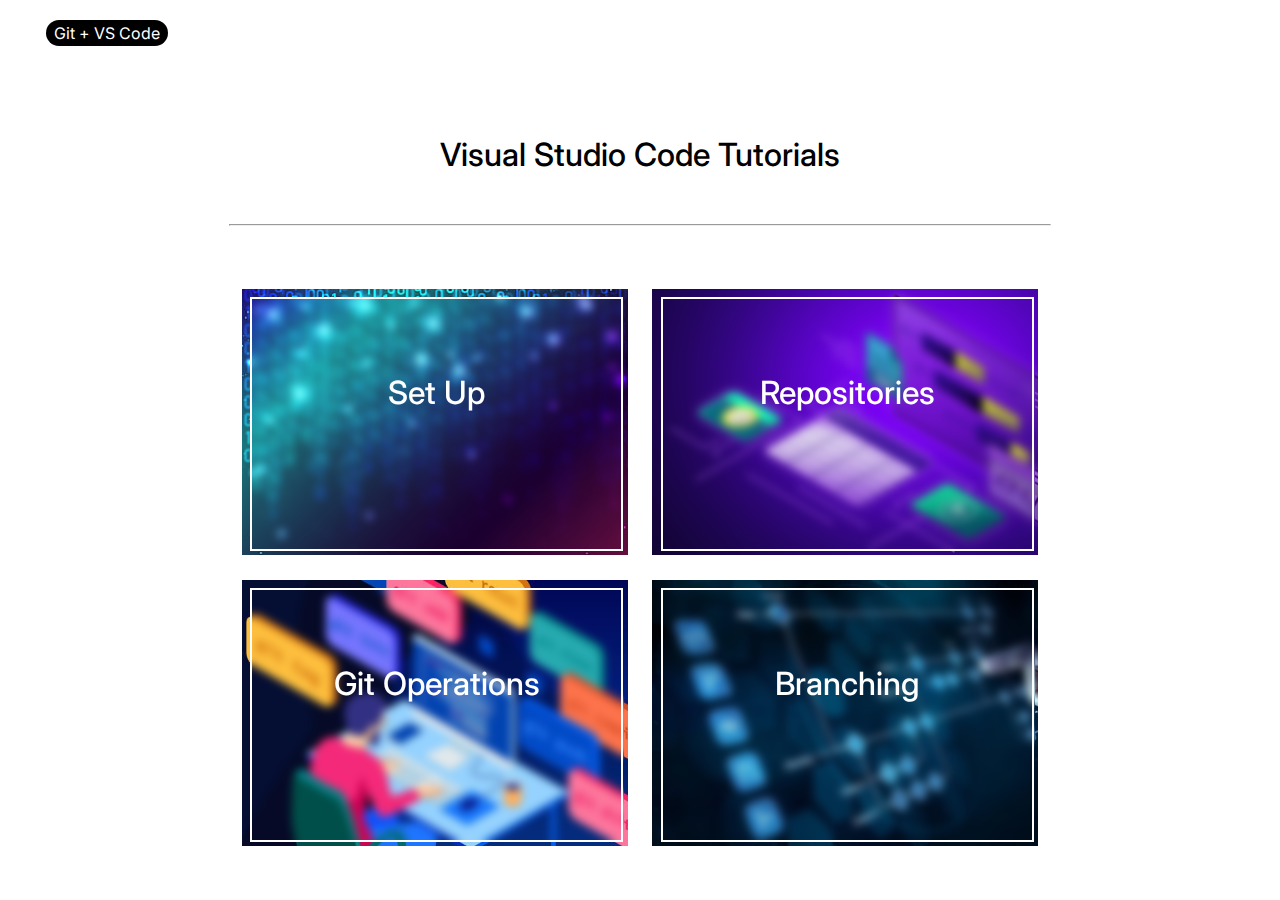
<file: index.html>
<!DOCTYPE html>
<html lang="en">
<head>
    <meta charset="UTF-8">
    <meta name="viewport" content="width=device-width, initial-scale=1.0">
    <title>Git + VSC</title>
    <link rel="stylesheet" href="style.css">
    <link rel="preconnect" href="https://fonts.googleapis.com">
    <link rel="preconnect" href="https://fonts.gstatic.com" crossorigin>
    <link href="https://fonts.googleapis.com/css2?family=Inter:wght@300;400;500&display=swap" rel="stylesheet">
    <link href="https://fonts.googleapis.com/css2?family=IBM+Plex+Mono:wght@300;400&display=swap" rel="stylesheet">
</head>
<body>
        <div class="header">
            <p class="siteTitle">
                <a href="index.html">Git + VS Code</a>
            </p>

        </div>
    <div class="content">
        <br>
        <br>
        <h1>Visual Studio Code Tutorials</h1>
        <hr>
        <div class="menuSection">
            <a href="set-up.html" class="set article">
                <div class="blur">
                    <h1 class="homeTitle textShadow">Set Up </h1>
                </div>
            </a>
        </div>
        
        <div class="menuSection">
            <a href="repositories.html" class="repo article">
                <div class="blur">
                    <h1 class="homeTitle textShadow">Repositories</h1>
                </div>
            </a>
        </div>
        
        <div class="menuSection">
            <a href="operations.html" class="op article">
                <div class="blur">
                    <h1 class="homeTitle textShadow">Git Operations</h1>
                </div>
            </a>
        </div>
        
        <div class="menuSection">
            <a href="branching.html" class="branch article">
                <div class="blur">
                    <h1 class="homeTitle textShadow">Branching</h1>
                </div>
            </a>
        </div>
        </div>
    </div>
</body>
</html>
</file>
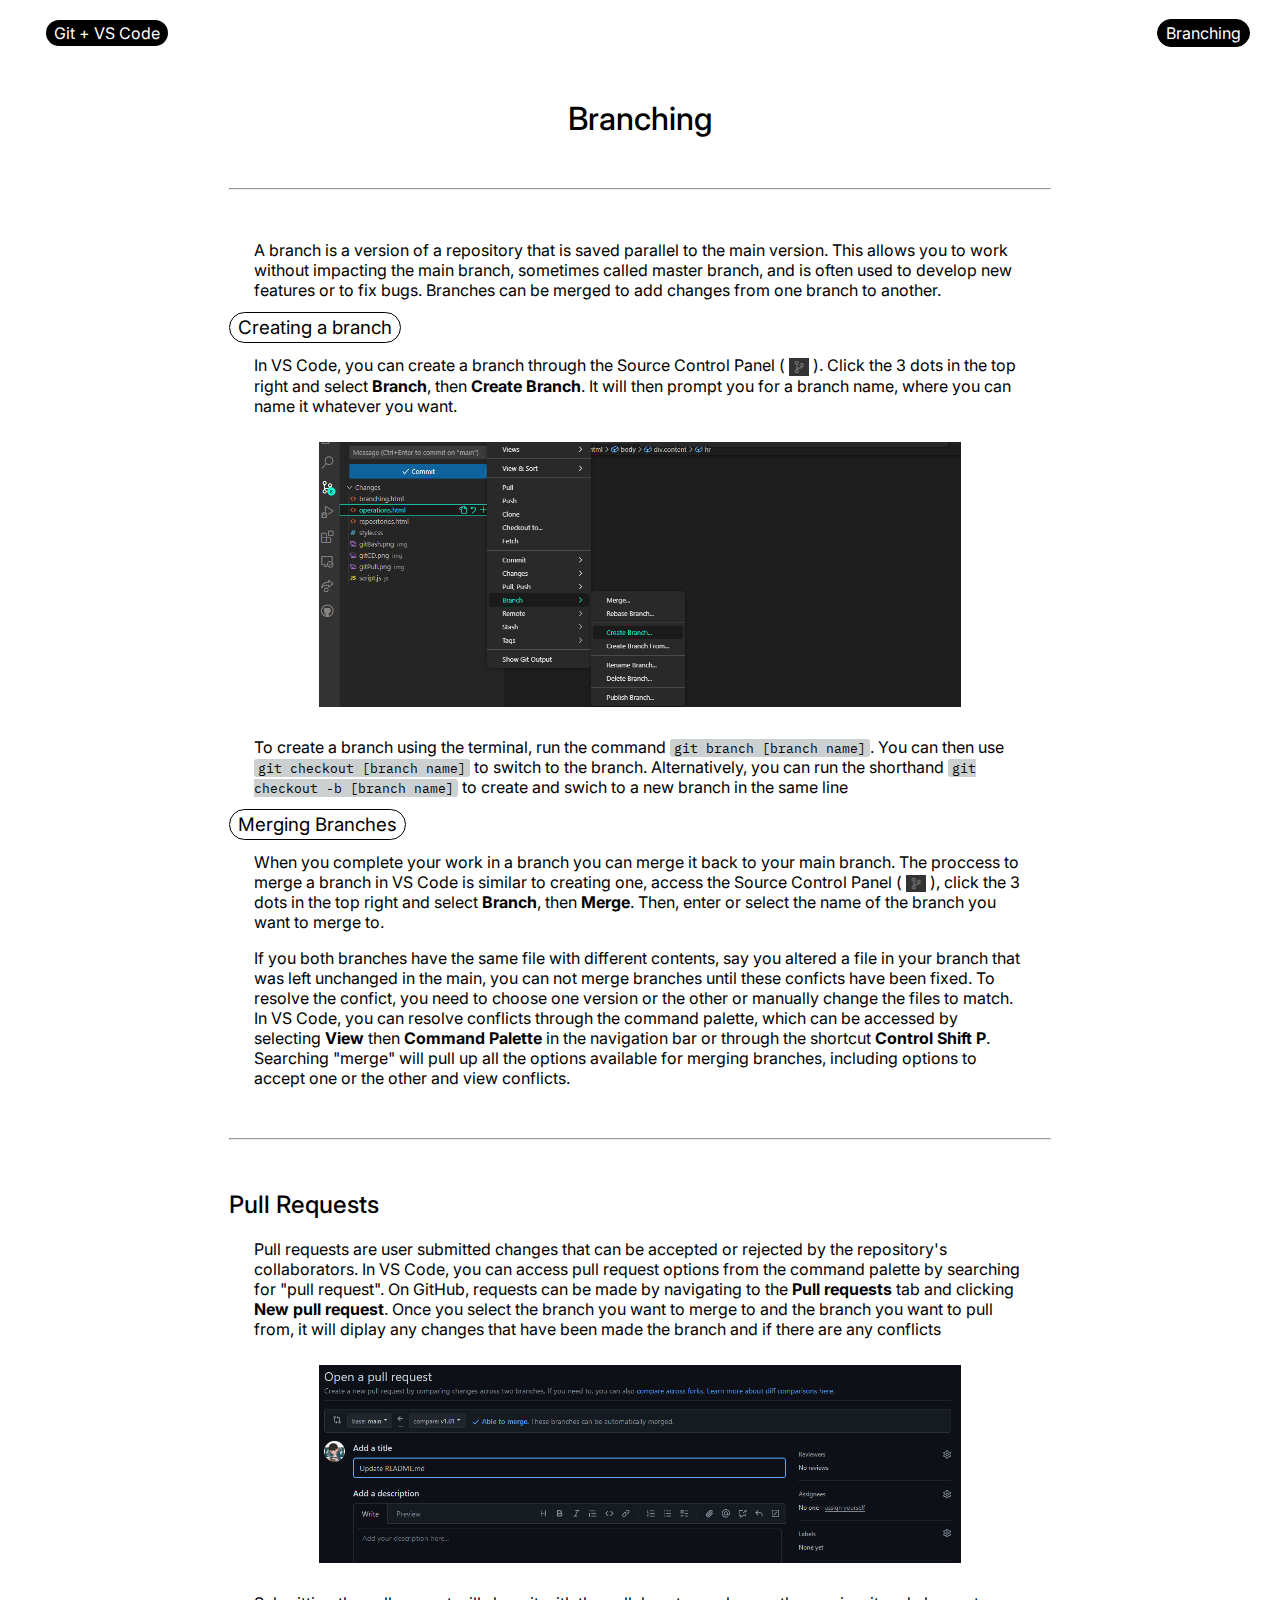
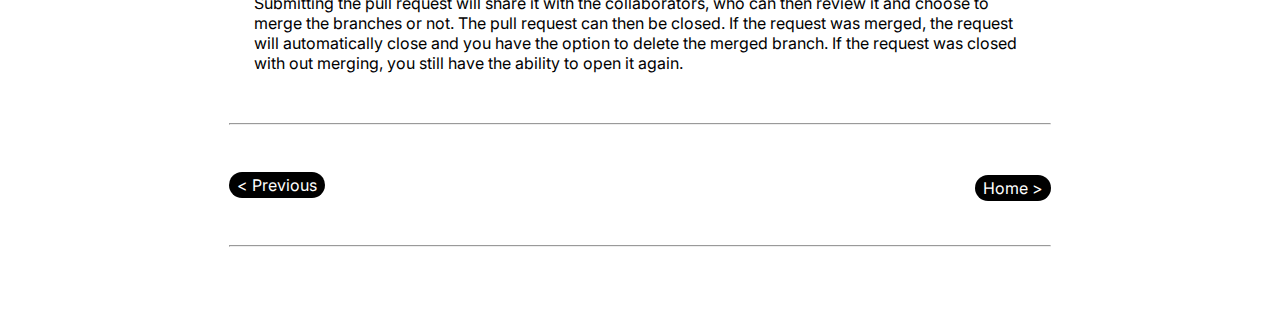
<file: branching.html>
<!DOCTYPE html>
<html lang="en">
<head>
    <meta charset="UTF-8">
    <meta name="viewport" content="width=device-width, initial-scale=1.0">
    <title>Branching</title>
    <link rel="stylesheet" href="style.css">
    <link rel="preconnect" href="https://fonts.googleapis.com">
    <link rel="preconnect" href="https://fonts.gstatic.com" crossorigin>
    <link href="https://fonts.googleapis.com/css2?family=Inter:wght@300;400;500&display=swap" rel="stylesheet">
    <link href="https://fonts.googleapis.com/css2?family=IBM+Plex+Mono:wght@300;400&display=swap" rel="stylesheet">

</head>
<body>
    <div class="header">
        <p class="siteTitle">
            <a href="index.html">Git + VS Code</a>
        </p>
        <div class="nav">
            <div class="dropdownActive">
                <a href="branching.html">Branching</a>
            </div>
            <ul class="dropdown">
                <a href="set-up.html">Environment Set Up</a>
                <a href="branching.html">Repositories</a>
                <a href="operations.html">Git Operations</a>
            </ul>
        </div>
    </div>
    <div class="content">
        <h1>Branching</h1>
        <hr> 
        <p>A branch is a version of a repository that is saved parallel to the main version. 
            This allows you to work without impacting the main branch, sometimes called master branch, and is often used to develop new features or to fix bugs. 
            Branches can be merged to add changes from one branch to another. 
        </p>
        <h3>Creating a branch</h3>
           <p>In VS Code, you can create a branch through the Source Control Panel ( <img class="icon" src="img/sourceControlIcon.png" alt="Source Control Icon"> ). Click
            the 3 dots in the top right and select <b>Branch</b>, then <b>Create Branch</b>. 
            It will then prompt you for a branch name, where you can name it whatever you want.</p> 
            <div class="imgContainer"><img class="fullImg" src="img/vsBranch.png"></div>
            <p>To create a branch using the terminal, run the command 
                <span class="code"> git branch [branch name]</span>. You can then use 
                <span class="code">git checkout [branch name]</span> to switch to the branch.
                Alternatively, you can run the shorthand <span class="code"> git checkout -b [branch name]</span>
                 to create and swich to a new branch in the same line
            </p>
            
            <h3>Merging Branches</h3>
            <p> When you complete your work in a branch you can merge it back to your main branch. The proccess to merge a branch 
                in VS Code is similar to creating one, access the Source Control Panel ( <img class="icon" src="img/sourceControlIcon.png" alt="Source Control Icon"> ),
                click the 3 dots in the top right and select <b>Branch</b>, then <b>Merge</b>. 
                Then, enter or select the name of the branch you want to merge to.
            </p>
            <p> If you both branches have the same file with different contents, say you altered a file in your branch that was left 
                unchanged in the main, you can not merge branches until these conficts have been fixed. To resolve the confict, you need to 
                choose one version or the other or manually change the files to match. In VS Code, you can resolve conflicts through the command palette,
                which can be accessed by selecting <b>View</b> then <b>Command Palette</b> in the navigation bar or through the shortcut <b>Control Shift P</b>.
                Searching "merge" will pull up all the options available for merging branches, including options to accept one or the other and view conflicts.
            </p>
        <hr>
        <h2>Pull Requests</h2> 
            <p>Pull requests are user submitted changes that can be accepted or rejected by the repository's collaborators. 
                In VS Code, you can access pull request options from the command palette by searching for "pull request". 
                On GitHub, requests can be made by navigating to the <b>Pull requests</b> tab and clicking <b>New pull request</b>. 
                Once you select the branch you want to merge to and the branch you want to pull from, it will diplay any changes that have been made the branch and if there are any conflicts
            </p>
            <div class="imgContainer"><img src="img/pullReq.png" class="fullImg"></div>
            <p>Submitting the pull request will share it with the collaborators, who can then review it and choose to merge the branches or not. The pull request can then be closed.
                If the request was merged, the request will automatically close and you have the option to delete the merged branch.
                 If the request was closed with out merging, you still have the ability to open it again.
            </p>
        <hr>
         <a href="repositories.html" class="prev">< Previous </a>
        <a href="index.html" class="next"> Home ></a>
        <hr>
    </div>
</body>
<script src="js/script.js"></script>
</html>
</file>
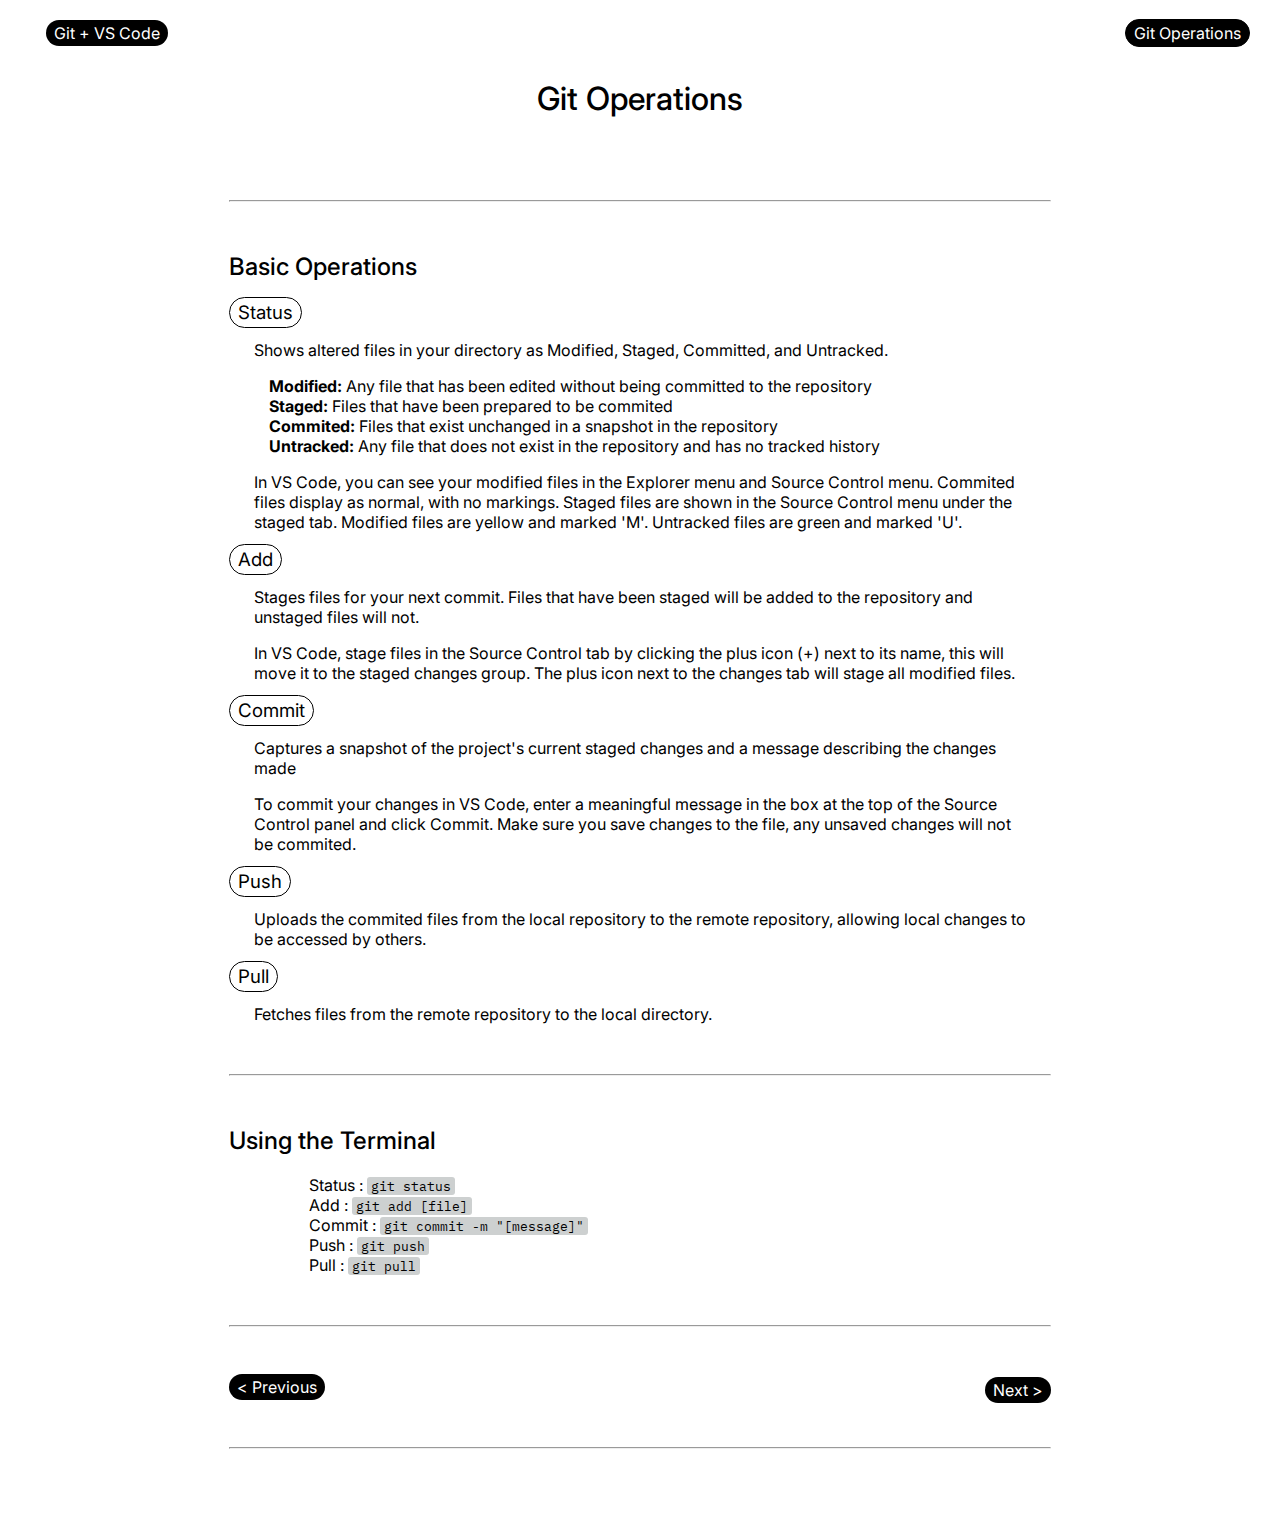
<file: operations.html>
<!DOCTYPE html>
<html lang="en">
<head>
    <meta charset="UTF-8">
    <meta name="viewport" content="width=device-width, initial-scale=1.0">
    <title>Operations</title>
    <link rel="stylesheet" href="style.css">
    <link rel="preconnect" href="https://fonts.googleapis.com">
    <link rel="preconnect" href="https://fonts.gstatic.com" crossorigin>
    <link href="https://fonts.googleapis.com/css2?family=Inter:wght@300;400;500&display=swap" rel="stylesheet">
    <link href="https://fonts.googleapis.com/css2?family=IBM+Plex+Mono:wght@300;400&display=swap" rel="stylesheet">

</head>
<body>
    <div class="header">
        <p class="siteTitle">
            <a href="index.html">Git + VS Code</a>
        </p>
        <div class="nav">
            <div class="dropdownActive">
                <a href="operations.html">Git Operations</a>
            </div>
            <ul class="dropdown">
                <a href="set-up.html">Environment Set Up</a>
                <a href="repositories.html">Repositories</a>
                <a href="branching.html">Branching</a>
            </ul>
        </div>
    </div>
    <h1>Git Operations</h1>
    <div class="content">
        <hr>
        
        <h2>Basic Operations</h2>
            <h3>Status</h3>
                <p>Shows altered files in your directory as Modified, Staged, Committed, and Untracked.</p>
                <ul>
                    <li><b>Modified:</b> Any file that has been edited without being committed to the repository</li>
                    <li><b>Staged:</b> Files that have been prepared to be commited</li>
                    <li><b>Commited:</b> Files that exist unchanged in a snapshot in the repository</li>
                    <li><b>Untracked:</b> Any file that does not exist in the repository and has no tracked history</li>
                </ul>
                <p>In VS Code, you can see your modified files in the Explorer menu and Source Control menu. Commited files display as normal, with no markings.  
                    Staged files are shown in the Source Control menu under the staged tab. Modified files are yellow and marked 'M'.  Untracked files are green and marked 'U'. </p>
            <h3>Add</h3>
                    <p>Stages files for your next commit. Files that have been staged will be added to the repository and unstaged files will not.</p>
                    <p>In VS Code, stage files in the Source Control tab by clicking the plus icon (+) next to its name, this will move it to the staged changes group. 
                        The plus icon next to the changes tab will stage all modified files.</p>
            <h3>Commit</h3>
                    <p>Captures a snapshot of the project's current staged changes and a message describing the changes made</p>
                    <p> To commit your changes in VS Code, enter a meaningful message in the box at the top of the Source Control panel and click Commit. Make sure you save changes to the file, any unsaved changes will not be commited.</p>
            <h3>Push</h3>
                    <p>Uploads the commited files from the local repository to the remote repository, allowing local changes to be accessed by others.</p>
            <h3>Pull</h3>
                    <p>Fetches files from the remote repository to the local directory.</p>
            <hr>
            <h2>Using the Terminal</h2>
            <ul>
                <ul>
                    <li>Status : <span class="code">git status</span></li>
                    <li>Add : <span class="code">git add [file] </span> </li>
                    <li>Commit : <span class="code">git commit -m "[message]"</span></li>
                    <li>Push : <span class="code">git push</span></li>
                    <li>Pull : <span class="code">git pull</span></li>
                </ul>
            </ul>
            <hr>
            <a href="repositories.html" class="prev">< Previous </a>
            <a href="branching.html" class="next"> Next ></a>
            <hr>
    </div>
</body>
<script src="js/script.js"></script>
</html>
</file>
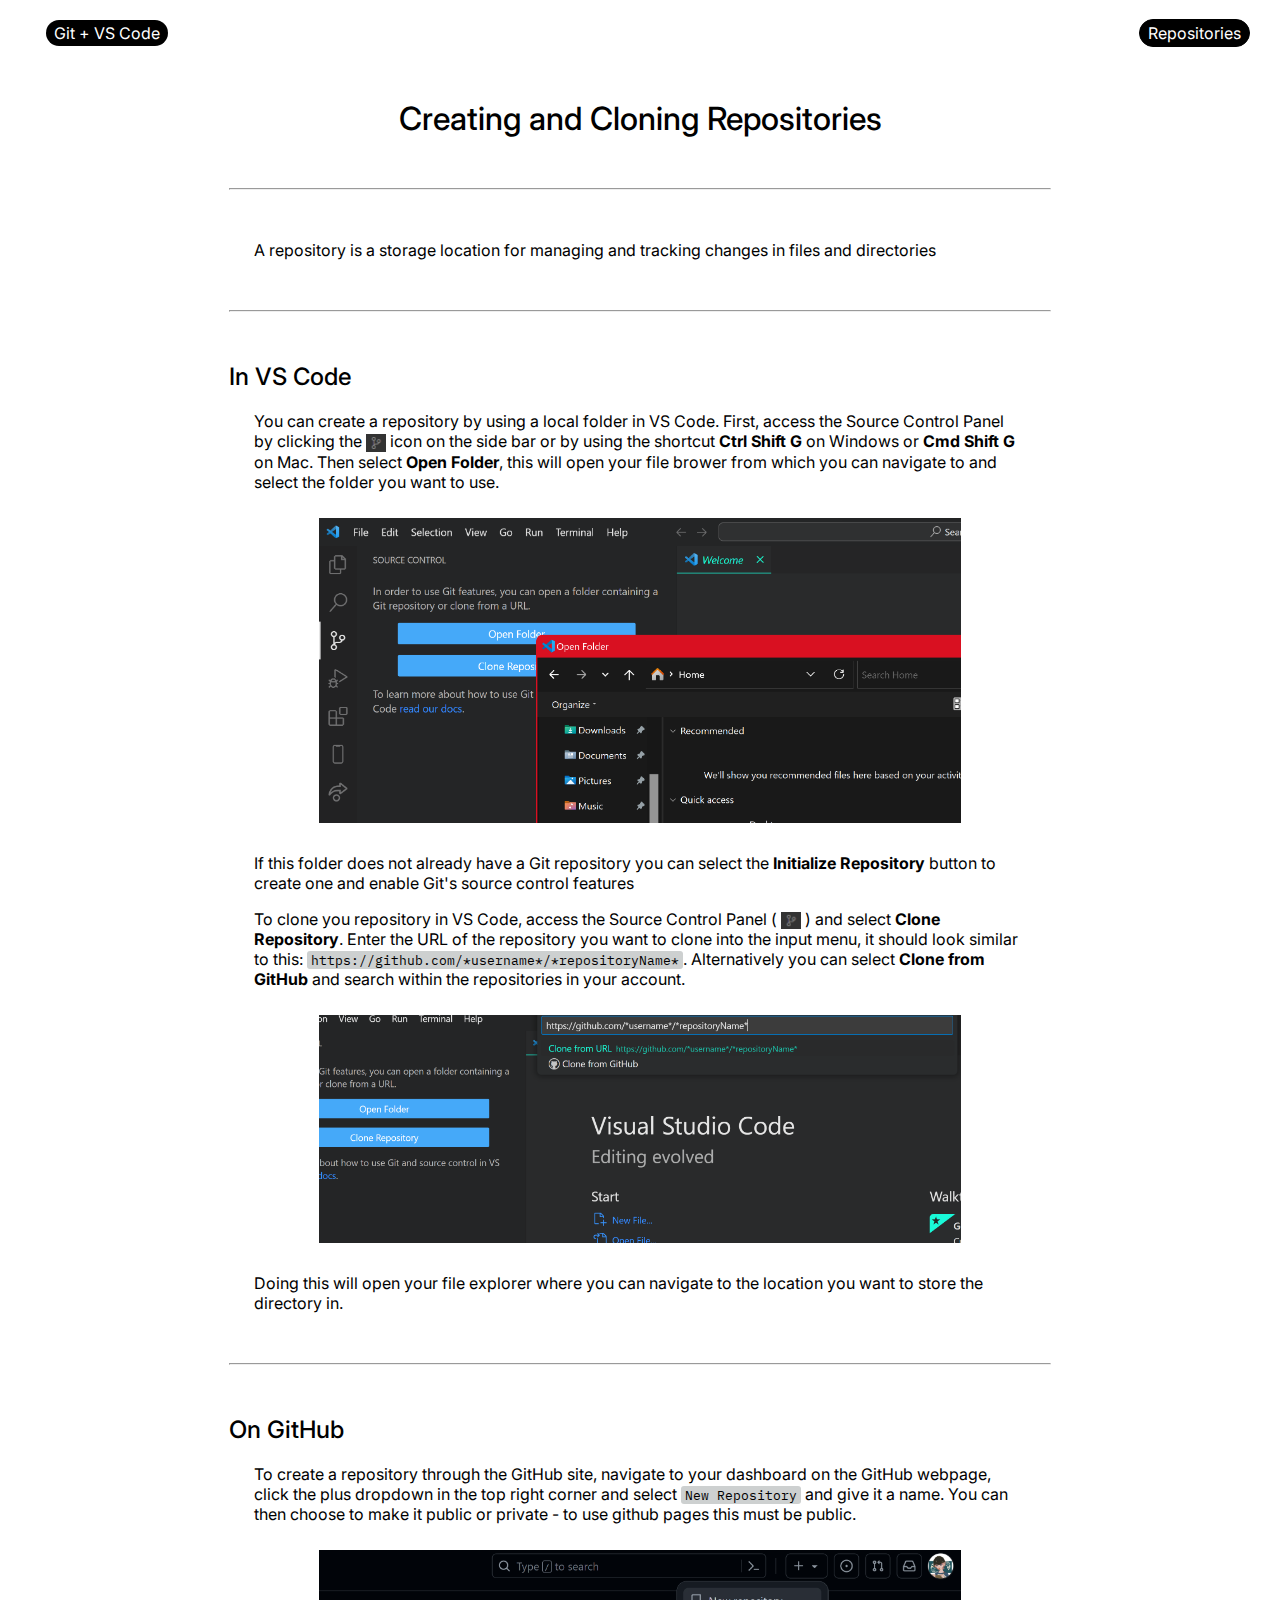
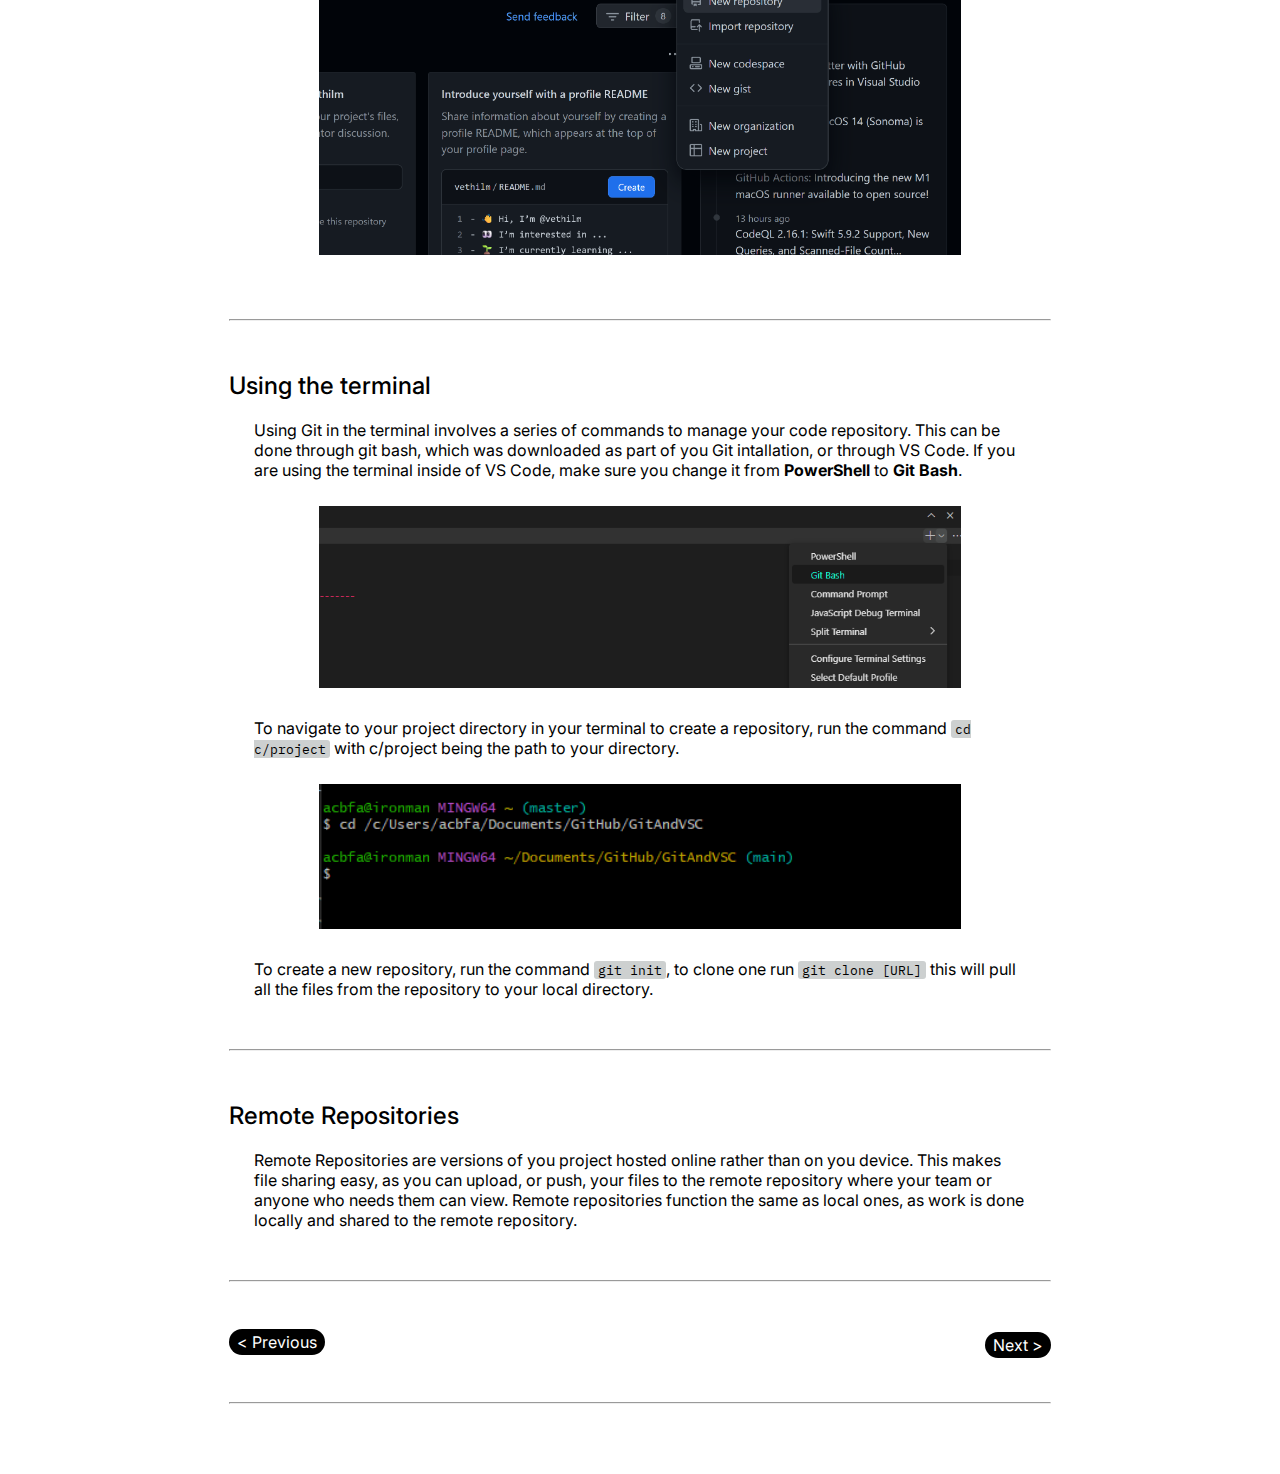
<file: repositories.html>
<!DOCTYPE html>
<html lang="en">

<head>
    <meta charset="UTF-8">
    <meta name="viewport" content="width=device-width, initial-scale=1.0">
    <title>Repositories</title>
    <link rel="stylesheet" href="style.css">
    <link rel="preconnect" href="https://fonts.googleapis.com">
    <link rel="preconnect" href="https://fonts.gstatic.com" crossorigin>
    <link href="https://fonts.googleapis.com/css2?family=Inter:wght@300;400;500&display=swap" rel="stylesheet">
    <link href="https://fonts.googleapis.com/css2?family=IBM+Plex+Mono:wght@300;400&display=swap" rel="stylesheet">

</head>

<body>
    <div class="header">
        <p class="siteTitle">
            <a href="index.html">Git + VS Code</a>
        </p>
        <div class="nav">
            <div class="dropdownActive">
                <a href="repositories.html">Repositories</a>
            </div>
            <ul class="dropdown">
                <a href="set-up.html">Environment Set Up</a>
                <a href="operations.html">Git Operations</a>
                <a href="branching.html">Branching</a>
            </ul>
        </div>
    </div>

    <div class="content">
        <h1>Creating and Cloning Repositories</h1>
        <hr>
        <p>A repository is a storage location for managing and tracking changes in files and directories</p>
        <hr>
                <h2>In VS Code</h2>
                    <p> You can create a repository by using a local folder in VS Code. First, access the Source Control
                        Panel by clicking the
                        <img class="icon" src="img/sourceControlIcon.png" alt="Source Control Icon">
                        icon on the side bar or by using the shortcut <b>Ctrl Shift G</b> on Windows or <b>Cmd Shift G</b>
                        on Mac.
                        Then select <b>Open Folder</b>, this will open your file brower from which you can navigate to and
                        select the folder you want to use.
                    </p>

                    <div class="imgContainer"><img class="fullImg" src="img/repos/openFolder.png"></div>

                    <p> If this folder does not already have a Git repository you can select the <b>Initialize
                            Repository</b> button to create one and enable Git's source control features</p>
                    <p>To clone you repository in VS Code, access the Source Control Panel ( <img class="icon"
                            src="img/sourceControlIcon.png" alt="Source Control Icon"> )
                        and select <b>Clone Repository</b>. Enter the URL of the repository you want to clone into the input
                        menu,
                        it should look similar to this: <span
                            class="code">https://github.com/*username*/*repositoryName*</span>.
                        Alternatively you can select <b>Clone from GitHub</b> and search within the repositories in your
                        account.</p>
                    <div class="imgContainer"><img class="fullImg" src="img/repos/cloneURL.png"></div>
                    <p>Doing this will open your file explorer where you can navigate to the location you want to store the
                        directory in.</p>
                <hr>
                <h2>On GitHub</h2>
                    <p>To create a repository through the GitHub site, navigate to your dashboard on the GitHub webpage,
                        click the plus dropdown in the top right corner and select <span class="code">New Repository</span>
                        and give it a name. You can then choose to make it public or private - to use github pages this must
                        be public.</p>
                    <p>
                    <div class="imgContainer"><img class="fullImg" src="img/repos/github dropdown.png"></div>
                    <hr>
                    <h2>Using the terminal</h2>
                    <p> Using Git in the terminal involves a series of commands to manage your code repository. This can be done through git bash, which 
                        was downloaded as part of you Git intallation, or through VS Code.
                        If you are using the terminal inside of VS Code, make sure you change it 
                        from <b>PowerShell</b> to <b>Git Bash</b>.
                    </p>
                        <div class="imgContainer"><img class="fullImg" src="img/gitBash.png"></div>
                    <p>
                        To navigate to your project directory in your terminal to create a repository, run the command <span class="code">cd c/project</span> 
                        with c/project being the path to your directory.
                    </p>
                    <div class="imgContainer"><img class="fullImg" src="img/gitCD.png"></div>
                    <p>
                        To create a new repository, run the command <span class="code">git init</span>, to
                        clone one run <span class="code">git clone [URL]</span> this will pull all the files from the repository 
                        to your local directory. 
                    </p>
                <hr>
                <h2>Remote Repositories</h2>
                <p> Remote Repositories are versions of you project hosted online rather than on you device. This makes file sharing easy, as you can upload, or push,
                    your files to the remote repository where your team or anyone who needs them can view. Remote repositories function the same as local ones, 
                    as work is done locally and shared to the remote repository.

                </p>
                <hr>
                <a href="set-up.html" class="prev">< Previous </a>
                <a href="operations.html" class="next"> Next ></a>
                <hr>
    </div>

</body>
<script src="js/script.js"></script>

</html>
</file>
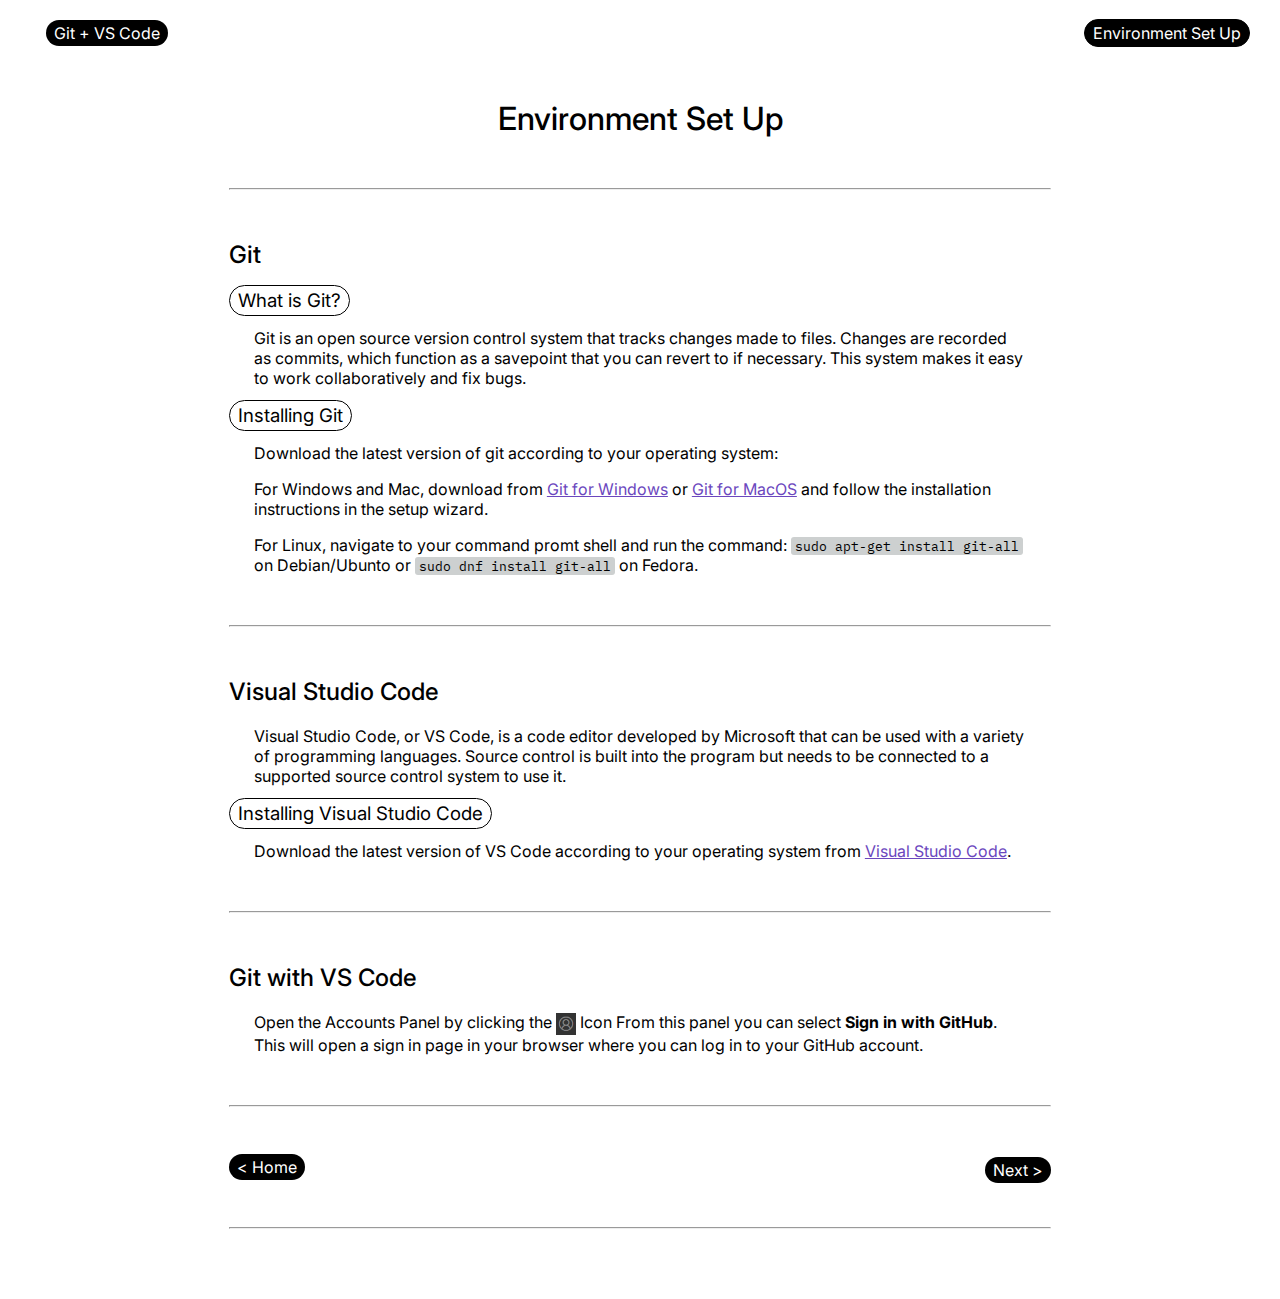
<file: set-up.html>
<!DOCTYPE html>
<html lang="en">
<head>
    <meta charset="UTF-8">
    <meta name="viewport" content="width=device-width, initial-scale=1.0">
    <title>Environment Set Up</title>
    <link rel="stylesheet" href="style.css">
    <link rel="preconnect" href="https://fonts.googleapis.com">
    <link rel="preconnect" href="https://fonts.gstatic.com" crossorigin>
    <link href="https://fonts.googleapis.com/css2?family=Inter:wght@300;400;500&display=swap" rel="stylesheet">
    <link href="https://fonts.googleapis.com/css2?family=IBM+Plex+Mono:wght@300;400&display=swap" rel="stylesheet">

</head>
<body>
    <div class="header">
        <p class="siteTitle">
            <a href = "index.html">Git + VS Code</a>
        </p>
        <div class="nav">
            <div class="dropdownActive">
                <a href="set-up.html">Environment Set Up</a>
            </div>
            <ul class="dropdown">
                <a href="repositories.html">Repositories</a>
                <a href="operations.html">Operations</a>
                <a href="branching.html">Branching</a>
            </ul>
        </div>
    </div> 

    <div class="content">
        
        <h1>Environment Set Up</h1>
        <hr>
        <h2>Git</h2>
        <h3>What is Git?</h3>
        <p>
            Git is an open source version control system that tracks changes made to files. Changes are recorded as commits, which 
            function as a savepoint that you can revert to if necessary. This system makes it easy to work collaboratively and fix bugs.
        </p>
        <h3>Installing Git</h3>
            <p>Download the latest version of git according to your operating system:</p>
            <p>For Windows and Mac, download from <a href="https://gitforwindows.org/">Git for Windows</a> or <a href="https://sourceforge.net/projects/git-osx-installer/">Git for MacOS</a>
                and follow the installation instructions in the setup wizard.</p>
            <p>For Linux, navigate to your command promt shell and run the command: <span class="code">sudo apt-get install git-all</span> on Debian/Ubunto 
                or <span class="code"> sudo dnf install git-all</span> on Fedora.</p>
        <hr>
                <h2>Visual Studio Code</h2>
            <p>Visual Studio Code, or VS Code, is a code editor developed by Microsoft that can be used with a variety of programming languages. 
                Source control is built into the program but needs to be connected to a supported source control system to use it.
            </p>      
        <h3>Installing Visual Studio Code</h3>
            <p>Download the latest version of VS Code according to your operating system from <a href="https://code.visualstudio.com/#alt-downloads">Visual Studio Code</a>.</p>
        <hr>
            <h2>Git with VS Code</h2>
        <p> Open the Accounts Panel by clicking the <img class="icon" src="img/accountIcon.png"> Icon 
            From this panel you can select <b> Sign in with GitHub</b>. This will open a sign in page in your browser where you can log in to your GitHub account.</p>
        <hr>
         <a href="index.html" class="prev">< Home </a>
         <a href="repositories.html" class="next"> Next ></a>
         <hr>
    </div>
</body>
<script src="js/script.js"></script>
</html>
</file>
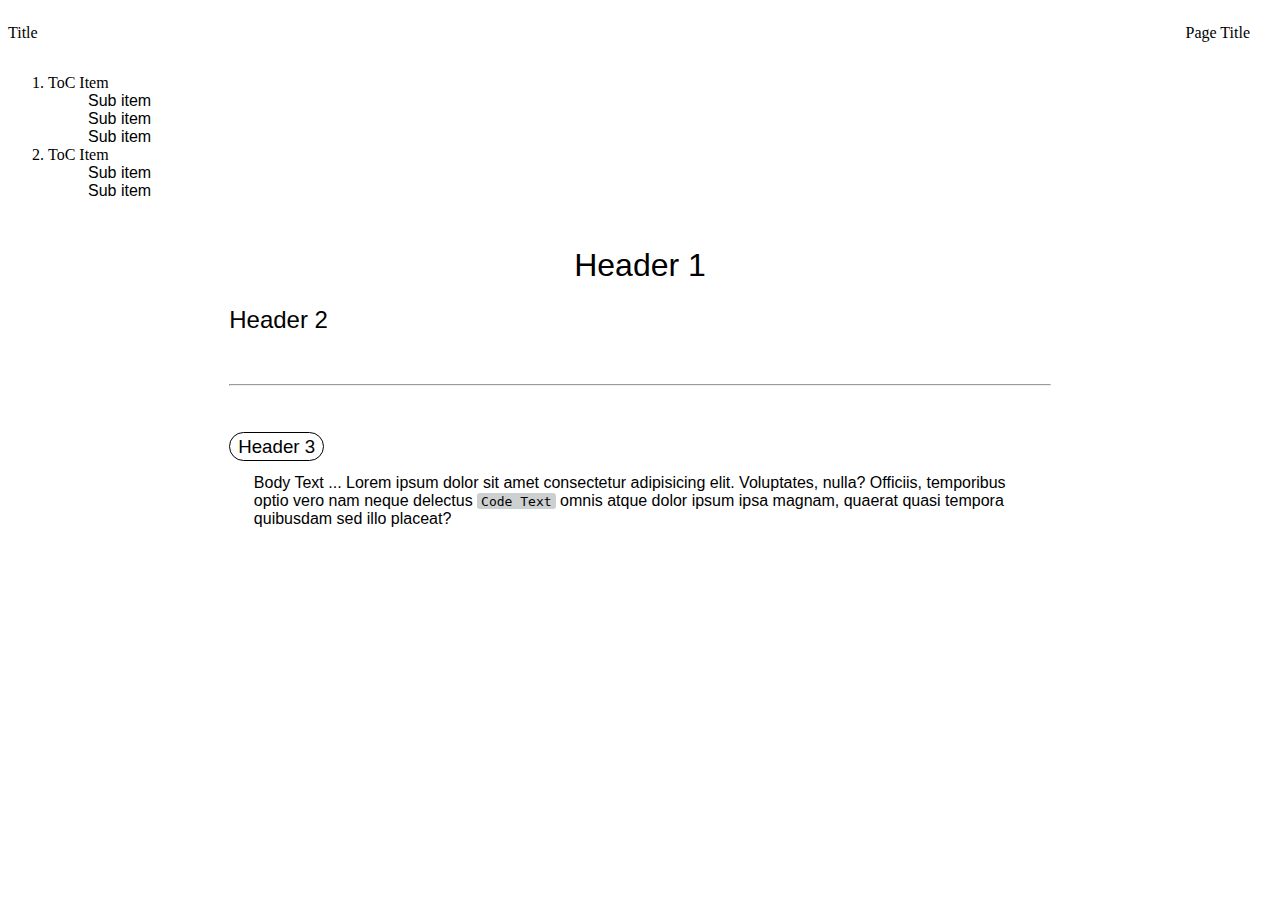
<file: styleDisplay.html>
<!DOCTYPE html>
<html lang="en">
<head>
    <meta charset="UTF-8">
    <meta name="viewport" content="width=<device-width>, initial-scale=1.0">
    <title>Document</title>
    <link rel="stylesheet" href="style.css">
</head>
<body>
        <div class="header">
            <div class="siteTitle">
                Title
            </div>

            <div class="nav">
                Page Title
            </div>
        </div>
        <div class="tableOfContents">
            <ol>
                <li>ToC Item
                    <ul>
                        <li>Sub item</li>
                        <li>Sub item</li>
                        <li>Sub item</li>
                    </ul>
                </li>
                <li>ToC Item
                    <ul>
                        <li>Sub item</li>
                        <li>Sub item</li>
                    </ul>
                </li>
            </ol>
        </div>
        <div class="content">
            <h1>Header 1</h1>
            <h2>Header 2</h2>
            <hr>
            <h3>Header 3</h3>
            <p>Body Text ... Lorem ipsum dolor sit amet consectetur adipisicing elit. Voluptates, nulla? Officiis, 
                temporibus optio vero nam neque delectus <span class ="code">Code Text</span> omnis atque dolor ipsum ipsa magnam, 
                quaerat quasi tempora quibusdam sed illo placeat?</p>
            
        </div>
</body>
</html>
</file>
<file: style.css>
/* text formatting */
/* *{
    border:1px solid black;;
} */
::root{
    --bk-color:#fff;
    --text-color:#000;
    --primary-color:#12ACC4;
}

h1{
    text-align: center;
    font-family: 'Inter', sans-serif;
    font-weight: 500;
}
h2{
    font-family: 'Inter', sans-serif;
    font-weight: 500;
}   
h3{
    display: inline;
    border: 1px solid black;
    padding: 3px 8px;
    border-radius: 50px;
    font-family: 'Inter', sans-serif;
    font-weight: 400;
}
hr{
    margin: 50px 0px;
}

p{
    font-family:'Inter',sans-serif;
    width:94%;
    margin-left: 3%;
}
ul{
    font-family: 'Inter', sans-serif;
    font-weight: 400;   
    list-style-type: none;
}
a {
    font-family: 'Inter', sans-serif;
    font-weight: 400;  
    color: #6b47be;
}

a:visited {
    color: #5923d6
}
::selection {
    background: #23D632;
}
::-moz-selection {
    background: #23D632;
}
.code{
    background-color: #cdd0d0;
    padding: 1px 4px 0px;
    border-radius: 3px;
    font-family: 'IBM Plex Mono',monospace;
    font-size: small;
}
.icon{
    width:20px;
    vertical-align: middle;
}

/* header format */
.header{
    display: flex;
    height:50px;
    width: 100%;
    align-items: center;
}
.siteTitle a{
    display: flex;
    background-color: #000000;
    padding: 3px 8px;
    border-radius: 50px;
    color:#fff;
    width: fit-content;
    text-decoration: none;
}
/* index */
.menuSection {
    float: left;
    width: 50%;
}

.article {
    float: left;
    width: 90%;
    height: 250px;
    padding: 2%;
    margin: 3%;
    background-repeat: no-repeat;
    background-size: cover;
    text-decoration: none;
}
.homeTitle {
    color: white;
    margin-top: 20%;
}
.blur {
    backdrop-filter: blur(4px);
    -webkit-backdrop-filter: blur(4px);
    background: rbga(255, 255, 255, 0.2);
    height: 100%;
    width: 100%;
    border: 2px solid white;
}
.set {
    background-image: url('img/bk/bk1.jpg');
}

.repo {
    background-image: url('img/bk/rep.png');
}

.op {
    background-image: url('img/bk/op.jpg');
}

.branch {
    background-image: url('img/bk/branch.jpg');
}
/* navigation */
.nav {
    position: absolute;
    right: 30px;
    width:fit-content;
    max-width: 40%;
}   
.dropdown {
    display: none;
    position: absolute;
    right: 0px;
    clear: both;
    z-index: 1; 
    padding-top: 20px;
    max-width: 200%;
}
.nav a {
    float: right;
    color: black;
    background-color: #fff;
    display: block;
    border: 1px solid black;
    padding: 3px 8px;
    margin: 3% auto;
    border-radius: 50px;
    font-family: 'Inter', sans-serif;
    font-weight: 400;
    text-decoration: none;
    text-align: right;
    width: max-content;
}
.nav a:hover {
    color: white;
    background-color: #000000;
}
.dropdownActive a,.siteTitle a {
    background-color: #000000;
    color: #fff;
} 
.nav:hover .dropdown {
    display: inline;
}

.prev,
.next {
    text-decoration: none;
    background-color: #000000;
    color: #fff !important;
    padding: 3px 8px;
    border-radius: 50px;
}

.next {
    float: right;
}
/* main stuffs*/
.content{
    width:65%;
    margin: 10px auto; 
    padding:10px;
}
.imgContainer{
    padding: 10px;
}
.fullImg{
    width: 80%;
    margin-left: 10%;
}

@media  only screen and (max-width:850px) {
    .tableOfContents{
        position: relative;
        display: block;
        width: 100%;
        margin: auto auto;
    }
    .content{
        width: 100%;
        margin:0 0;
        padding:2px;
    }
    .fullImg{
        width: 100%;
        margin: auto;
    }
}
</file>
